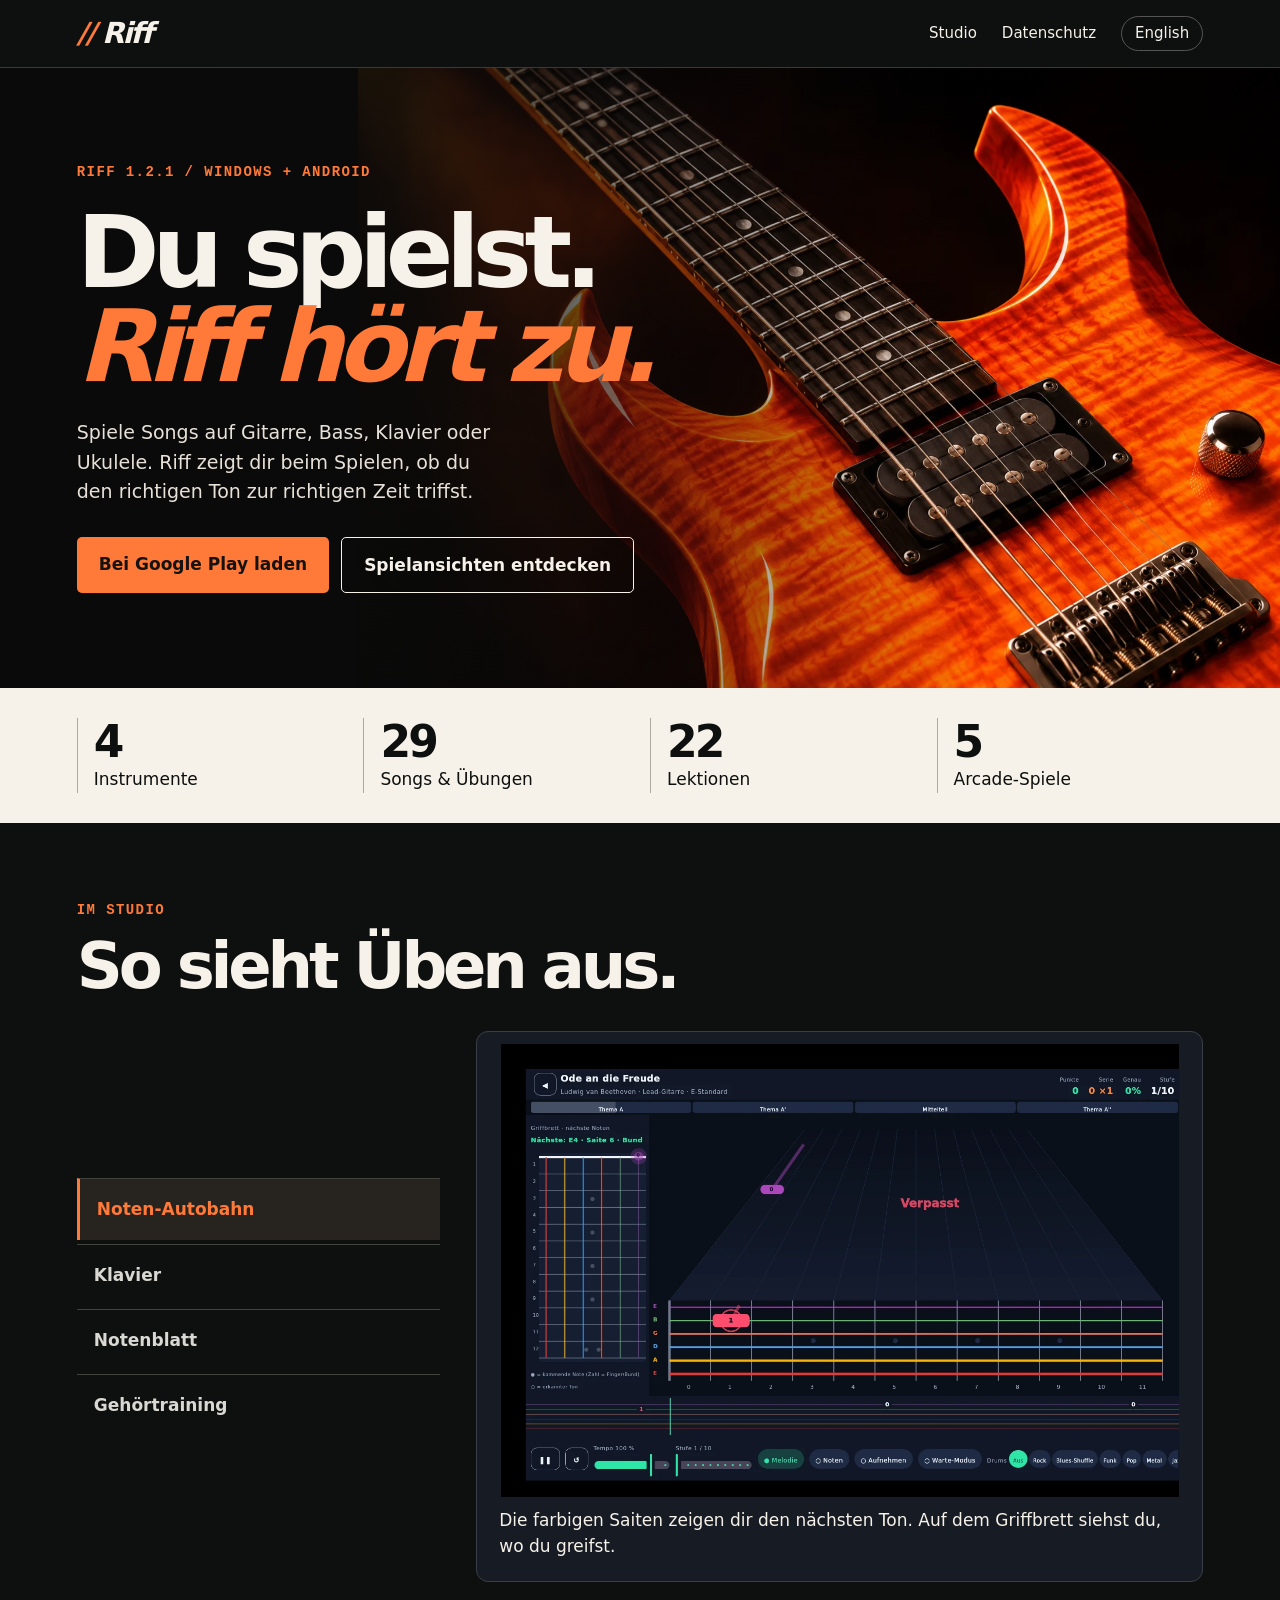
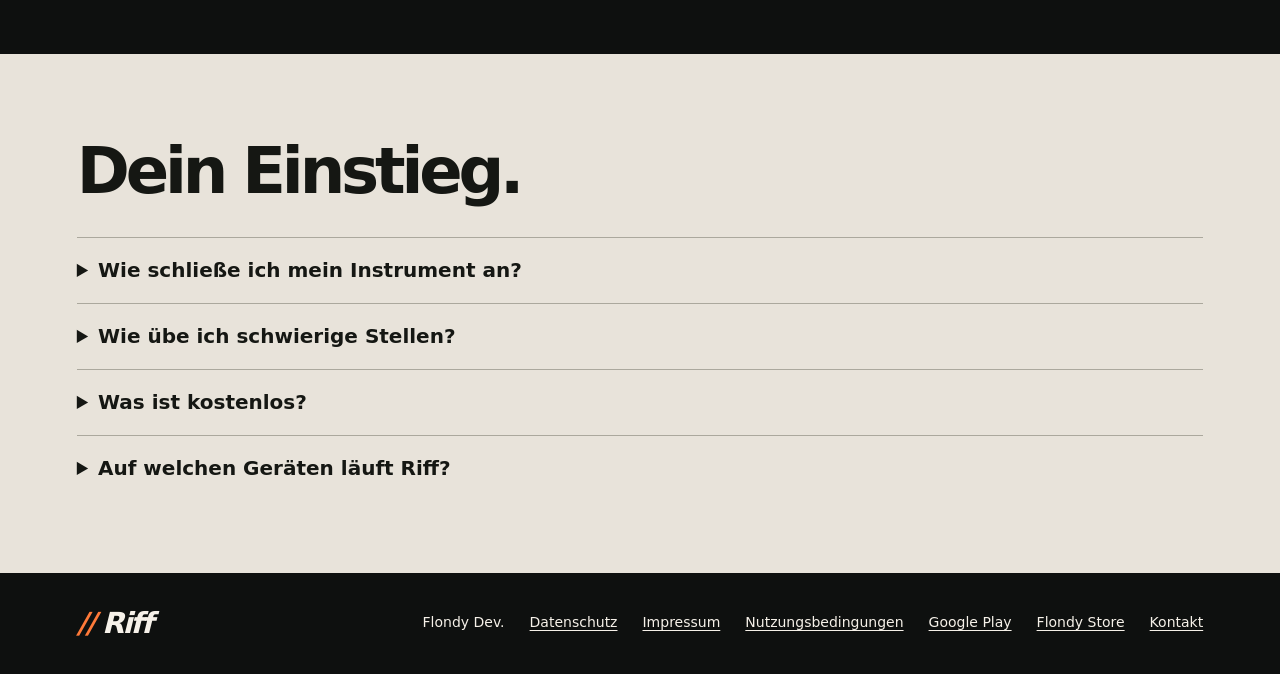
<file: index.html>
<!doctype html><html lang="de"><head><meta charset="utf-8"><meta name="viewport" content="width=device-width,initial-scale=1"><title>Musik lernen · Riff</title><link rel="icon" href="media/icon.webp"><link rel="stylesheet" href="main.css"></head><body><header><a class="brand" href="index.html"><b>//</b> Riff</a><nav><a class="extra" href="index.html#studio">Studio</a><a href="datenschutz.html">Datenschutz</a><a class="lang" href="en.html">English</a></nav></header><main><section class="hero"><div class="k">RIFF 1.2.1 / WINDOWS + ANDROID</div><h1>Du spielst.<br><em>Riff hört zu.</em></h1><p>Spiele Songs auf Gitarre, Bass, Klavier oder Ukulele. Riff zeigt dir beim Spielen, ob du den richtigen Ton zur richtigen Zeit triffst.</p><div class="ctas"><a class="cta" href="https://play.google.com/store/apps/details?id=dev.flondy.riff">Bei Google Play laden</a><a class="cta ghost" href="#studio">Spielansichten entdecken</a></div></section><section class="stats"><div><b>4</b>Instrumente</div><div><b>29</b>Songs & Übungen</div><div><b>22</b>Lektionen</div><div><b>5</b>Arcade-Spiele</div></section><section class="studio" id="studio"><span class="k">Im Studio</span><h2>So sieht Üben aus.</h2><div class="split"><div class="options"><button type="button" aria-pressed="true" data-src="media/highway.webp" data-caption="Die farbigen Saiten zeigen dir den nächsten Ton. Auf dem Griffbrett siehst du, wo du greifst.">Noten-Autobahn</button><button type="button" aria-pressed="false" data-src="media/piano.webp" data-caption="Fallende Balken zeigen, wann du anschlägst und wie lange du die Taste hältst.">Klavier</button><button type="button" aria-pressed="false" data-src="media/score.webp" data-caption="Übe das Notenlesen im Violin- oder Bassschlüssel. Notennamen lassen sich einblenden.">Notenblatt</button><button type="button" aria-pressed="false" data-src="media/ear.webp" data-caption="Höre einen Ton oder ein Intervall und spiele nach, was du hörst.">Gehörtraining</button></div><figure class="frame" aria-live="polite"><img src="media/highway.webp" alt="Noten-Autobahn"><figcaption>Die farbigen Saiten zeigen dir den nächsten Ton. Auf dem Griffbrett siehst du, wo du greifst.</figcaption></figure></div></section><section class="faq"><h2>Dein Einstieg.</h2><details><summary>Wie schließe ich mein Instrument an?</summary><p>Für Gitarre und Ukulele reicht das Gerätemikrofon. E-Gitarre und Bass lassen sich über ein USB-Audio-Interface anschließen. Ein Keyboard kann MIDI über USB oder Bluetooth senden.</p></details><details><summary>Wie übe ich schwierige Stellen?</summary><p>Mit Riff Repeater spielst du einen Abschnitt in Schleife bei 25 bis 125 % Tempo. Im Warte-Modus geht der Song erst weiter, wenn du den richtigen Ton triffst.</p></details><details><summary>Was ist kostenlos?</summary><p>Drei Songs, die ersten drei Lektionen jedes Kurses, ein Minispiel, Jam-Band, Stimmgerät, Metronom, Akkorde und Tonleitern. Der volle Umfang ist als Einmalkauf oder mit dem optionalen Riff-Plus-Abo vorgesehen.</p></details><details><summary>Auf welchen Geräten läuft Riff?</summary><p>Riff 1.2.1 gibt es für Android bei Google Play, die Windows-Version folgt. Handy und Tablet unterstützen Hoch- und Querformat. Die App-Ansichten auf dieser Seite stammen aus dem Desktop-Build.</p></details></section></main><script src="studio.js"></script><footer><a class="brand" href="index.html"><b>//</b> Riff</a><span>Flondy Dev.</span><a href="datenschutz.html">Datenschutz</a><a href="https://flondy.github.io/app-store/impressum.html">Impressum</a><a href="https://marcel-2025.github.io/nutzungsbedingungen.html">Nutzungsbedingungen</a><a href="https://play.google.com/store/apps/details?id=dev.flondy.riff">Google Play</a><a href="https://flondy.github.io/app-store/">Flondy Store</a><a href="mailto:flondy.dev@gmail.com">Kontakt</a></footer></body></html>
</file>
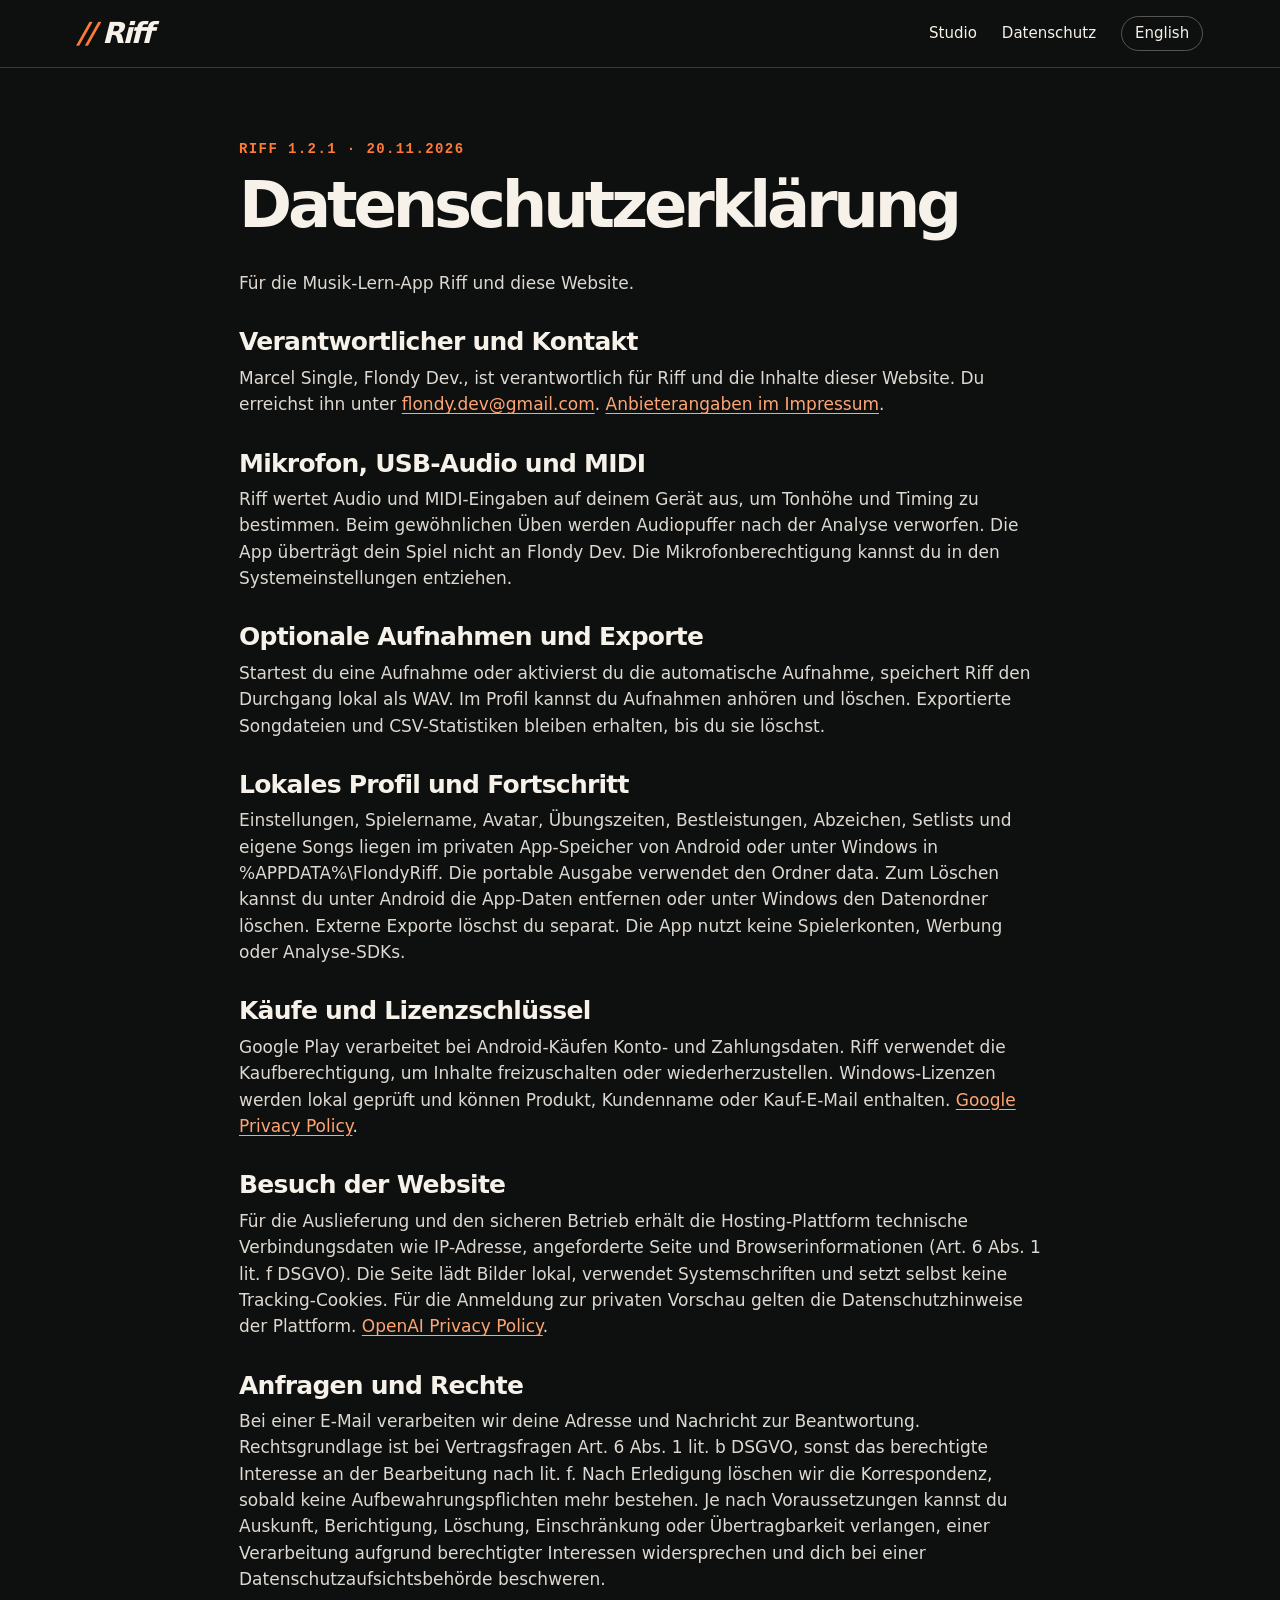
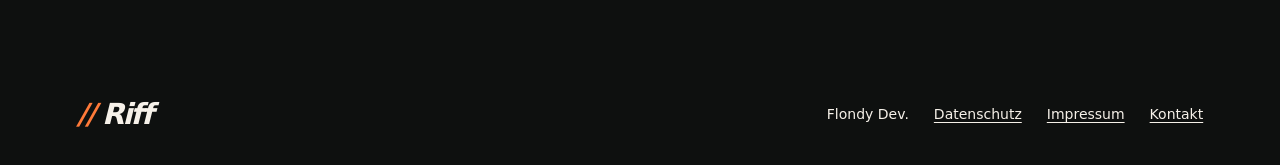
<file: datenschutz.html>
<!doctype html><html lang="de"><head><meta charset="utf-8"><meta name="viewport" content="width=device-width,initial-scale=1"><title>Datenschutzerklärung · Riff</title><link rel="icon" href="media/icon.webp"><link rel="stylesheet" href="main.css"></head><body><header><a class="brand" href="index.html"><b>//</b> Riff</a><nav><a class="extra" href="index.html#studio">Studio</a><a href="datenschutz.html">Datenschutz</a><a class="lang" href="privacy.html">English</a></nav></header><main class="policy"><div class="k">RIFF 1.2.1 · 20.11.2026</div><h1>Datenschutzerklärung</h1><p>Für die Musik-Lern-App Riff und diese Website.</p><h2>Verantwortlicher und Kontakt</h2><p>Marcel Single, Flondy Dev., ist verantwortlich für Riff und die Inhalte dieser Website. Du erreichst ihn unter <a href="mailto:flondy.dev@gmail.com">flondy.dev@gmail.com</a>. <a href="https://flondy.github.io/app-store/impressum.html">Anbieterangaben im Impressum</a>.</p><h2>Mikrofon, USB-Audio und MIDI</h2><p>Riff wertet Audio und MIDI-Eingaben auf deinem Gerät aus, um Tonhöhe und Timing zu bestimmen. Beim gewöhnlichen Üben werden Audiopuffer nach der Analyse verworfen. Die App überträgt dein Spiel nicht an Flondy Dev. Die Mikrofonberechtigung kannst du in den Systemeinstellungen entziehen.</p><h2>Optionale Aufnahmen und Exporte</h2><p>Startest du eine Aufnahme oder aktivierst du die automatische Aufnahme, speichert Riff den Durchgang lokal als WAV. Im Profil kannst du Aufnahmen anhören und löschen. Exportierte Songdateien und CSV-Statistiken bleiben erhalten, bis du sie löschst.</p><h2>Lokales Profil und Fortschritt</h2><p>Einstellungen, Spielername, Avatar, Übungszeiten, Bestleistungen, Abzeichen, Setlists und eigene Songs liegen im privaten App-Speicher von Android oder unter Windows in %APPDATA%\FlondyRiff. Die portable Ausgabe verwendet den Ordner data. Zum Löschen kannst du unter Android die App-Daten entfernen oder unter Windows den Datenordner löschen. Externe Exporte löschst du separat. Die App nutzt keine Spielerkonten, Werbung oder Analyse-SDKs.</p><h2>Käufe und Lizenzschlüssel</h2><p>Google Play verarbeitet bei Android-Käufen Konto- und Zahlungsdaten. Riff verwendet die Kaufberechtigung, um Inhalte freizuschalten oder wiederherzustellen. Windows-Lizenzen werden lokal geprüft und können Produkt, Kundenname oder Kauf-E-Mail enthalten. <a href="https://policies.google.com/privacy">Google Privacy Policy</a>.</p><h2>Besuch der Website</h2><p>Für die Auslieferung und den sicheren Betrieb erhält die Hosting-Plattform technische Verbindungsdaten wie IP-Adresse, angeforderte Seite und Browserinformationen (Art. 6 Abs. 1 lit. f DSGVO). Die Seite lädt Bilder lokal, verwendet Systemschriften und setzt selbst keine Tracking-Cookies. Für die Anmeldung zur privaten Vorschau gelten die Datenschutzhinweise der Plattform. <a href="https://openai.com/policies/privacy-policy/">OpenAI Privacy Policy</a>.</p><h2>Anfragen und Rechte</h2><p>Bei einer E-Mail verarbeiten wir deine Adresse und Nachricht zur Beantwortung. Rechtsgrundlage ist bei Vertragsfragen Art. 6 Abs. 1 lit. b DSGVO, sonst das berechtigte Interesse an der Bearbeitung nach lit. f. Nach Erledigung löschen wir die Korrespondenz, sobald keine Aufbewahrungspflichten mehr bestehen. Je nach Voraussetzungen kannst du Auskunft, Berichtigung, Löschung, Einschränkung oder Übertragbarkeit verlangen, einer Verarbeitung aufgrund berechtigter Interessen widersprechen und dich bei einer Datenschutzaufsichtsbehörde beschweren.</p></main><footer><a class="brand" href="index.html"><b>//</b> Riff</a><span>Flondy Dev.</span><a href="datenschutz.html">Datenschutz</a><a href="https://flondy.github.io/app-store/impressum.html">Impressum</a><a href="mailto:flondy.dev@gmail.com">Kontakt</a></footer></body></html>
</file>
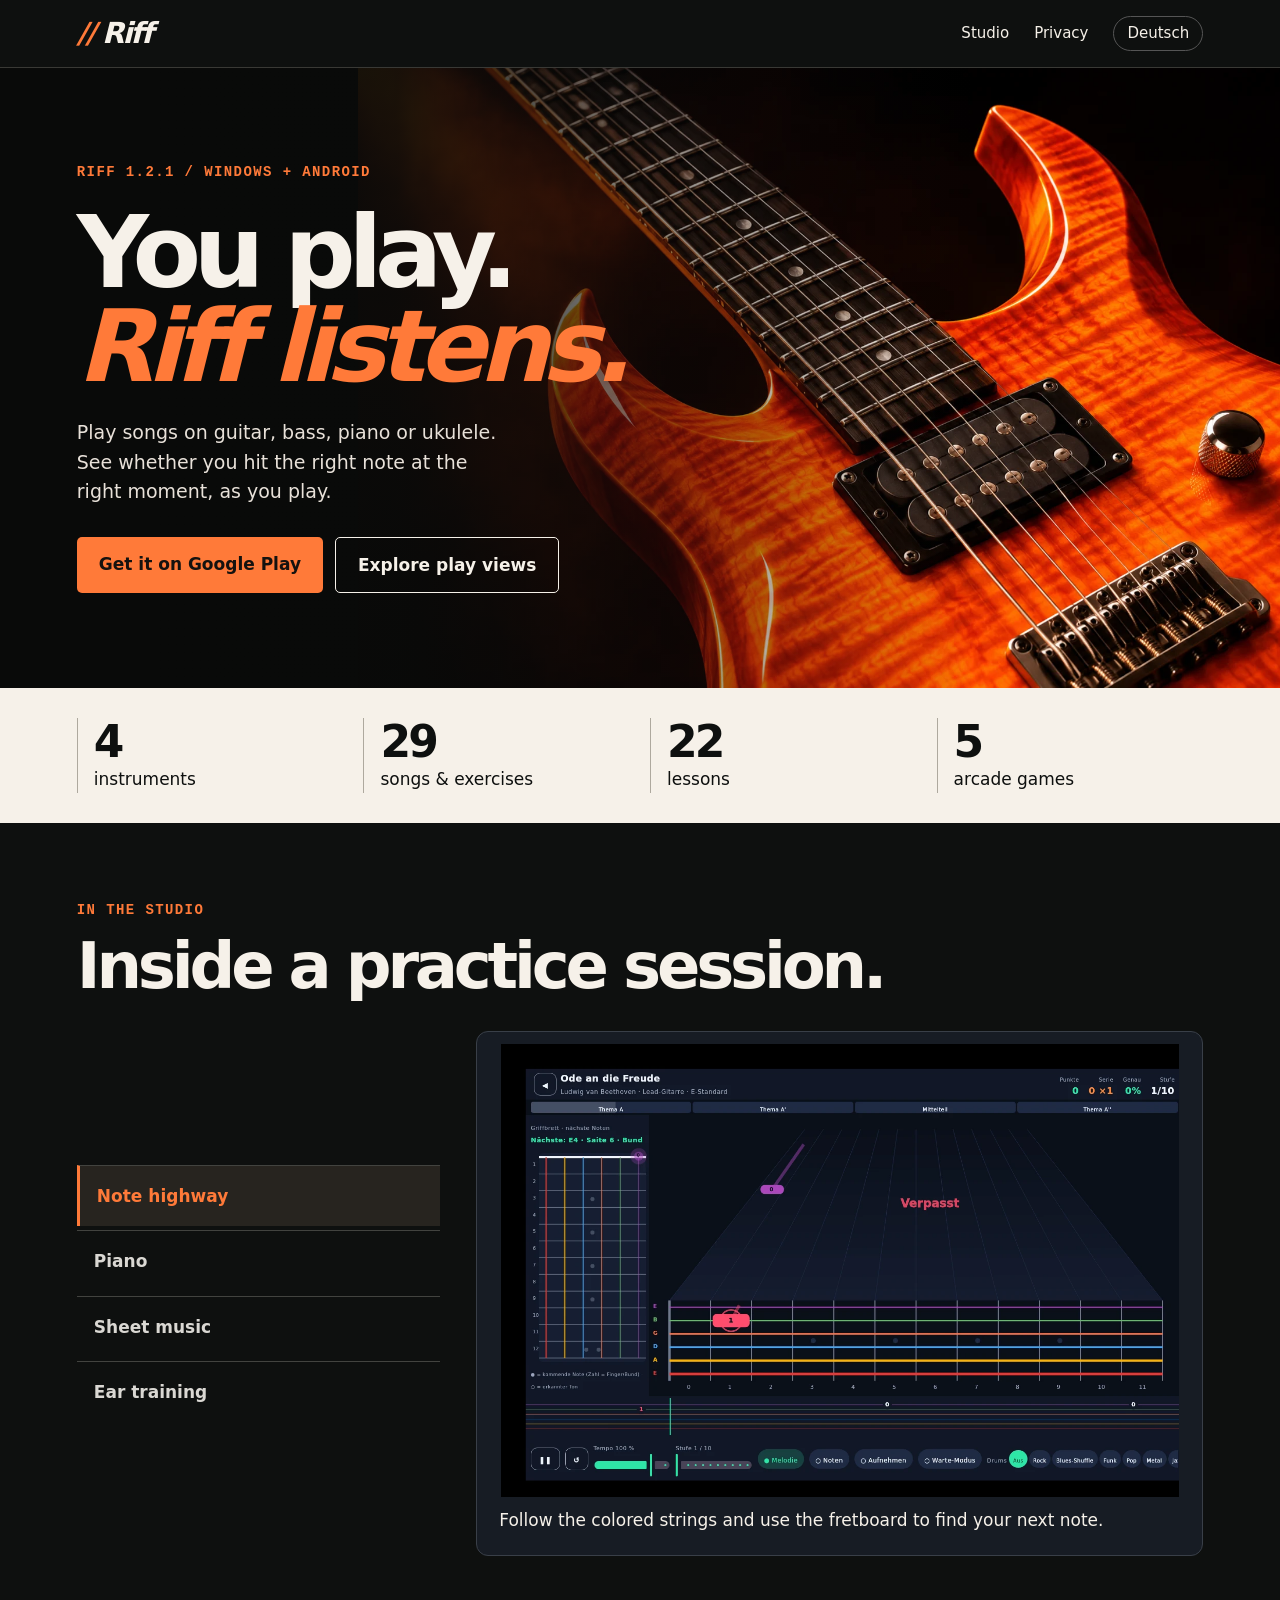
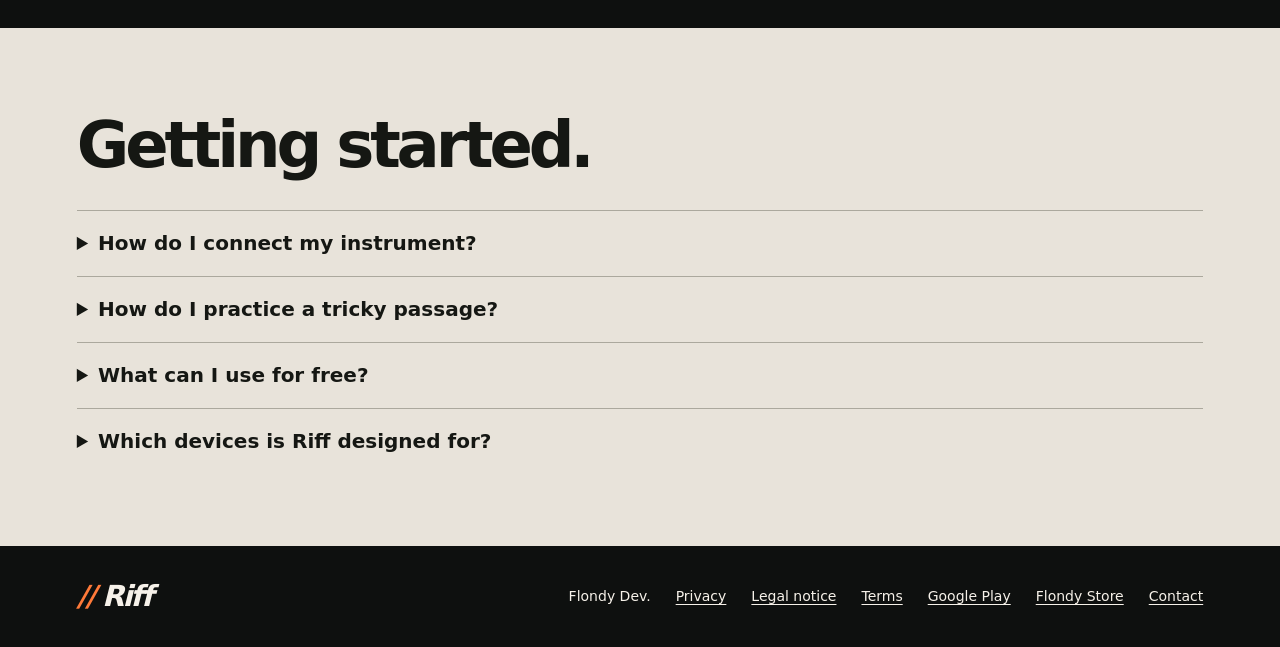
<file: en.html>
<!doctype html><html lang="en"><head><meta charset="utf-8"><meta name="viewport" content="width=device-width,initial-scale=1"><title>Learn music · Riff</title><link rel="icon" href="media/icon.webp"><link rel="stylesheet" href="main.css"></head><body><header><a class="brand" href="en.html"><b>//</b> Riff</a><nav><a class="extra" href="en.html#studio">Studio</a><a href="privacy.html">Privacy</a><a class="lang" href="index.html">Deutsch</a></nav></header><main><section class="hero"><div class="k">RIFF 1.2.1 / WINDOWS + ANDROID</div><h1>You play.<br><em>Riff listens.</em></h1><p>Play songs on guitar, bass, piano or ukulele. See whether you hit the right note at the right moment, as you play.</p><div class="ctas"><a class="cta" href="https://play.google.com/store/apps/details?id=dev.flondy.riff&hl=en">Get it on Google Play</a><a class="cta ghost" href="#studio">Explore play views</a></div></section><section class="stats"><div><b>4</b>instruments</div><div><b>29</b>songs & exercises</div><div><b>22</b>lessons</div><div><b>5</b>arcade games</div></section><section class="studio" id="studio"><span class="k">In the studio</span><h2>Inside a practice session.</h2><div class="split"><div class="options"><button type="button" aria-pressed="true" data-src="media/highway.webp" data-caption="Follow the colored strings and use the fretboard to find your next note.">Note highway</button><button type="button" aria-pressed="false" data-src="media/piano.webp" data-caption="Falling bars show when to press each key and how long to hold it.">Piano</button><button type="button" aria-pressed="false" data-src="media/score.webp" data-caption="Read treble or bass clef and turn on note names whenever you need them.">Sheet music</button><button type="button" aria-pressed="false" data-src="media/ear.webp" data-caption="Listen to a note or interval and play it back on your instrument.">Ear training</button></div><figure class="frame" aria-live="polite"><img src="media/highway.webp" alt="Note highway"><figcaption>Follow the colored strings and use the fretboard to find your next note.</figcaption></figure></div></section><section class="faq"><h2>Getting started.</h2><details><summary>How do I connect my instrument?</summary><p>Use your microphone for acoustic guitar or ukulele, a USB audio interface for electric guitar or bass, or USB or Bluetooth MIDI for a keyboard.</p></details><details><summary>How do I practice a tricky passage?</summary><p>Loop a section at 25–125% speed with Riff Repeater. In Wait Mode, the song pauses until you play the right note.</p></details><details><summary>What can I use for free?</summary><p>Three songs, the first three lessons of each course, one minigame, Jam Band, tuner, metronome, chords and scales. Full access is designed as a one-time purchase or an optional Riff Plus subscription.</p></details><details><summary>Which devices is Riff designed for?</summary><p>Riff 1.2.1 is available for Android on Google Play, the Windows version follows, with portrait and landscape layouts for phones and tablets. The app views shown here were captured from the desktop build.</p></details></section></main><script src="studio.js"></script><footer><a class="brand" href="en.html"><b>//</b> Riff</a><span>Flondy Dev.</span><a href="privacy.html">Privacy</a><a href="https://flondy.github.io/app-store/impressum.html">Legal notice</a><a href="https://marcel-2025.github.io/terms.html">Terms</a><a href="https://play.google.com/store/apps/details?id=dev.flondy.riff&hl=en">Google Play</a><a href="https://flondy.github.io/app-store/">Flondy Store</a><a href="mailto:flondy.dev@gmail.com">Contact</a></footer></body></html>
</file>
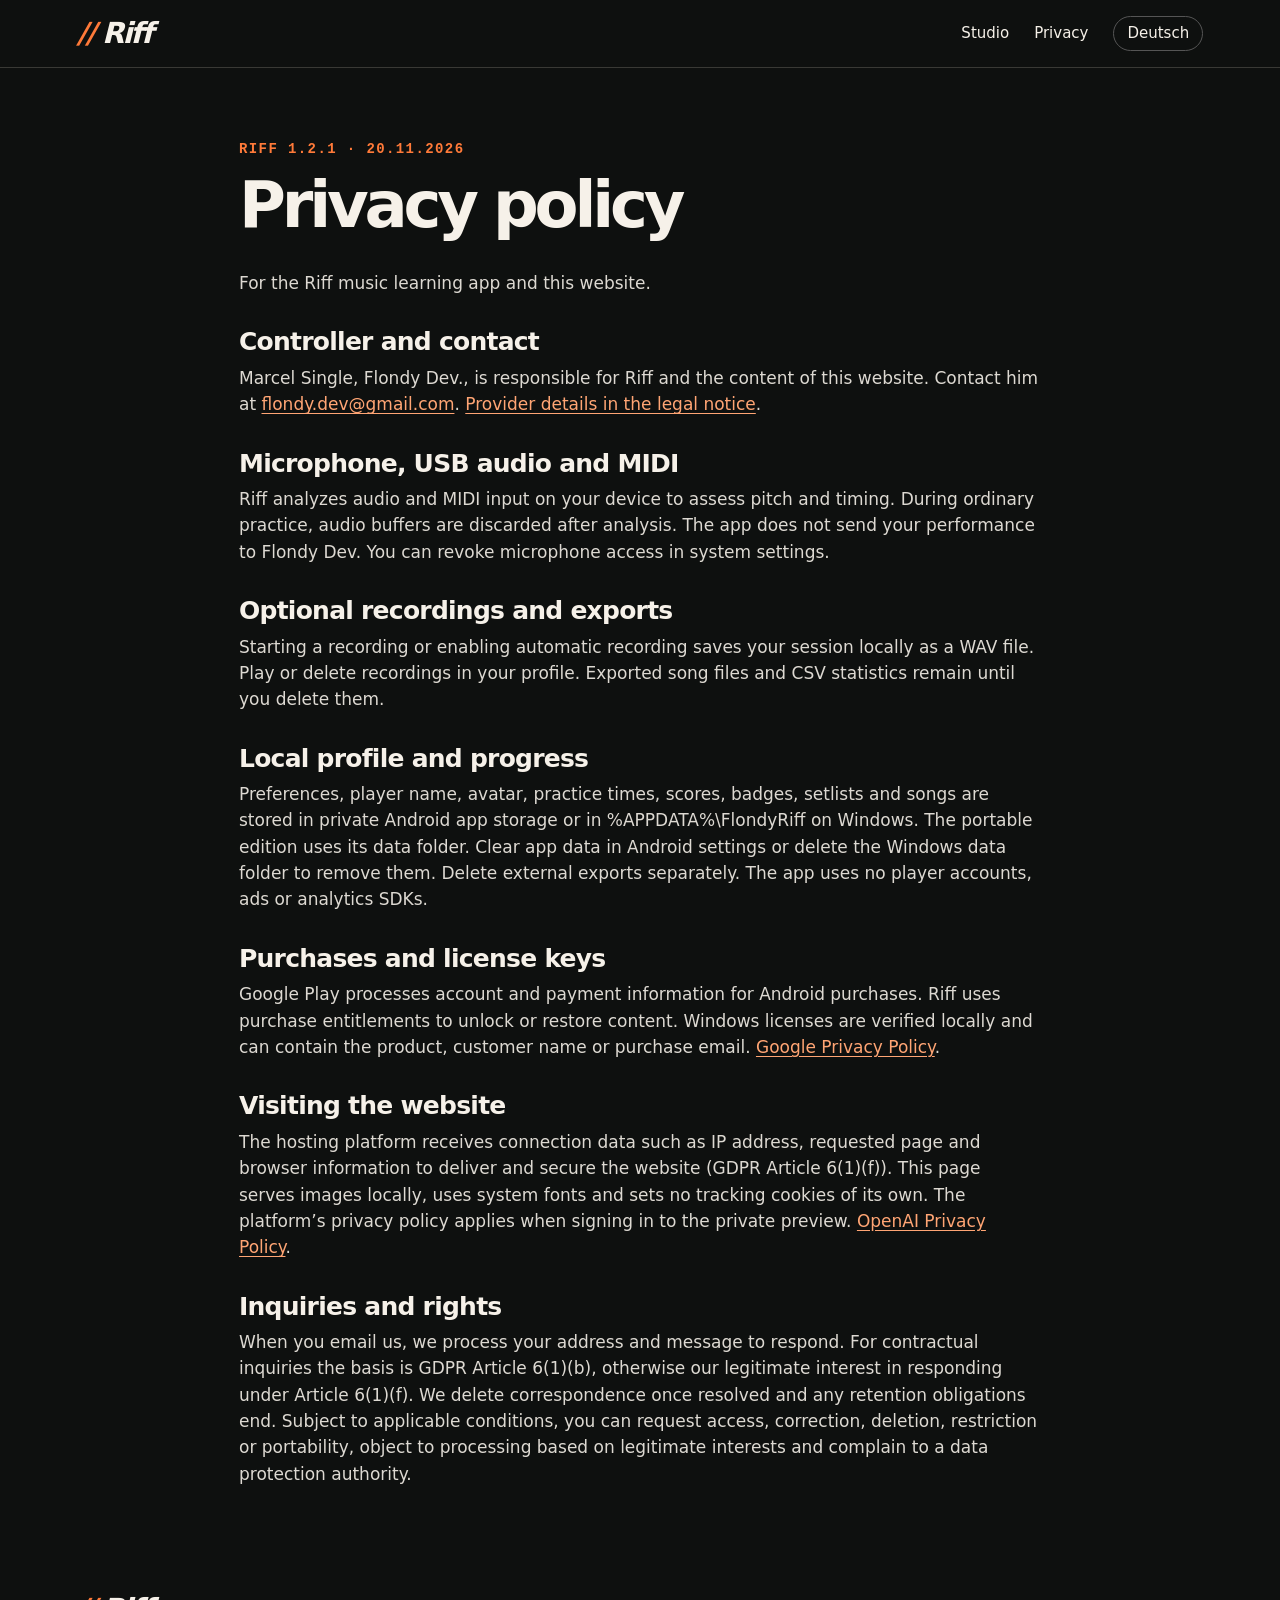
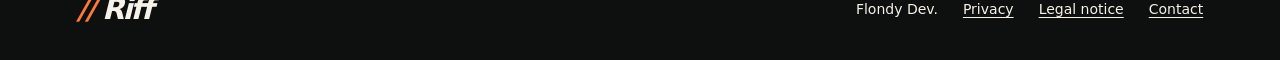
<file: privacy.html>
<!doctype html><html lang="en"><head><meta charset="utf-8"><meta name="viewport" content="width=device-width,initial-scale=1"><title>Privacy policy · Riff</title><link rel="icon" href="media/icon.webp"><link rel="stylesheet" href="main.css"></head><body><header><a class="brand" href="en.html"><b>//</b> Riff</a><nav><a class="extra" href="en.html#studio">Studio</a><a href="privacy.html">Privacy</a><a class="lang" href="datenschutz.html">Deutsch</a></nav></header><main class="policy"><div class="k">RIFF 1.2.1 · 20.11.2026</div><h1>Privacy policy</h1><p>For the Riff music learning app and this website.</p><h2>Controller and contact</h2><p>Marcel Single, Flondy Dev., is responsible for Riff and the content of this website. Contact him at <a href="mailto:flondy.dev@gmail.com">flondy.dev@gmail.com</a>. <a href="https://flondy.github.io/app-store/impressum.html">Provider details in the legal notice</a>.</p><h2>Microphone, USB audio and MIDI</h2><p>Riff analyzes audio and MIDI input on your device to assess pitch and timing. During ordinary practice, audio buffers are discarded after analysis. The app does not send your performance to Flondy Dev. You can revoke microphone access in system settings.</p><h2>Optional recordings and exports</h2><p>Starting a recording or enabling automatic recording saves your session locally as a WAV file. Play or delete recordings in your profile. Exported song files and CSV statistics remain until you delete them.</p><h2>Local profile and progress</h2><p>Preferences, player name, avatar, practice times, scores, badges, setlists and songs are stored in private Android app storage or in %APPDATA%\FlondyRiff on Windows. The portable edition uses its data folder. Clear app data in Android settings or delete the Windows data folder to remove them. Delete external exports separately. The app uses no player accounts, ads or analytics SDKs.</p><h2>Purchases and license keys</h2><p>Google Play processes account and payment information for Android purchases. Riff uses purchase entitlements to unlock or restore content. Windows licenses are verified locally and can contain the product, customer name or purchase email. <a href="https://policies.google.com/privacy">Google Privacy Policy</a>.</p><h2>Visiting the website</h2><p>The hosting platform receives connection data such as IP address, requested page and browser information to deliver and secure the website (GDPR Article 6(1)(f)). This page serves images locally, uses system fonts and sets no tracking cookies of its own. The platform’s privacy policy applies when signing in to the private preview. <a href="https://openai.com/policies/privacy-policy/">OpenAI Privacy Policy</a>.</p><h2>Inquiries and rights</h2><p>When you email us, we process your address and message to respond. For contractual inquiries the basis is GDPR Article 6(1)(b), otherwise our legitimate interest in responding under Article 6(1)(f). We delete correspondence once resolved and any retention obligations end. Subject to applicable conditions, you can request access, correction, deletion, restriction or portability, object to processing based on legitimate interests and complain to a data protection authority.</p></main><footer><a class="brand" href="en.html"><b>//</b> Riff</a><span>Flondy Dev.</span><a href="privacy.html">Privacy</a><a href="https://flondy.github.io/app-store/impressum.html">Legal notice</a><a href="mailto:flondy.dev@gmail.com">Contact</a></footer></body></html>
</file>
<file: main.css>
:root{--ink:#0e100f;--off:#f6f1e9;--accent:#ff7a39}*{box-sizing:border-box}body{margin:0;background:var(--ink);color:var(--off);font:17px/1.55 system-ui,sans-serif}header,footer,section{padding-inline:max(6vw,calc((100vw - 1280px)/2))}header,footer,nav{display:flex;align-items:center;gap:25px}header{min-height:68px;border-bottom:1px solid #393935}nav{margin-left:auto;font-size:15px}a{color:inherit;text-underline-offset:.2em}nav a,.brand,.cta{text-decoration:none}.brand{font-size:29px;font-style:italic;font-weight:900;letter-spacing:-2px}.brand b{color:var(--accent)}.lang{border:1px solid #555;border-radius:30px;padding:5px 13px}.hero{min-height:620px;display:grid;align-content:center;isolation:isolate;position:relative;background:#080908}.hero:before,.hero:after{position:absolute;content:'';inset:0;z-index:-1}.hero:before{left:28%;background:url(media/guitar.webp) center/cover}.hero:after{background:linear-gradient(90deg,#090a09 10%,#090a09ed 31%,#090a0970 53%,transparent 76%)}.k{font:700 14px/1.4 monospace;color:var(--accent);letter-spacing:.1em;text-transform:uppercase}h1,h2,p,figure{margin:0}.hero h1{font-size:clamp(60px,7.8vw,120px);letter-spacing:-.075em;line-height:.95;margin:23px 0}.hero em{color:var(--accent)}.hero p{max-width:435px;color:#e8e1d9;font-size:19px}.cta{display:inline-block;margin:30px 0 0;background:var(--accent);color:#15120f;font-weight:750;border-radius:5px;padding:14px 22px;width:fit-content}.stats{background:var(--off);color:var(--ink);display:grid;grid-template-columns:repeat(4,1fr);padding-block:30px;gap:20px}.stats div{border-left:1px solid #aea99e;padding-left:16px}.stats b{display:block;font-size:44px;letter-spacing:-.065em;line-height:1.1}.studio,.faq,.policy{padding-block:72px}h2,.policy h1{font-size:clamp(34px,5vw,72px);letter-spacing:-.065em;line-height:1.1;margin:10px 0 30px}.split{display:grid;grid-template-columns:1fr 2fr;gap:36px;align-items:center}.options{display:grid;gap:4px}button{font:inherit;font-weight:bold;text-align:left;background:none;color:#dad8d3;border:0;border-top:1px solid #42433f;padding:17px;cursor:pointer}button[aria-pressed=true]{border-left:3px solid var(--accent);color:var(--accent);background:#27241f}.frame{background:#171c24;border:1px solid #393f48;padding:12px;border-radius:12px}img{display:block;width:100%;aspect-ratio:1.55;object-fit:contain}figcaption{padding:10px}.faq{background:#e8e3da;color:#151713}.faq details{border-top:1px solid #aba89d;padding:17px 0}.faq summary{font-size:20px;font-weight:bold;cursor:pointer}.faq p{padding-top:10px;max-width:780px}.policy{max-width:850px;padding-inline:24px;margin:auto}.policy h2{font-size:25px;letter-spacing:-.03em;margin:32px 0 9px}.policy h1{overflow-wrap:anywhere}.policy p{color:#ddd9d2}.policy a{color:#ffa574}footer{padding-block:28px;flex-wrap:wrap;font-size:14px}footer .brand{margin-right:auto}a:focus-visible,button:focus-visible,summary:focus-visible{outline:3px solid #73cbff;outline-offset:3px}@media(max-width:700px){nav{gap:12px}.hero{min-height:590px;align-content:end;padding-bottom:38px}.hero:before{left:0;background-position:60% center}.hero:after{background:linear-gradient(0deg,#080908 4%,#080908ed 30%,#08090865 68%,transparent)}.hero p{font-size:16px}.stats{grid-template-columns:1fr 1fr}.split{grid-template-columns:1fr;gap:18px}.options{grid-template-columns:1fr 1fr}.options button{font-size:15px}.studio,.faq,.policy{padding-block:45px}.frame{padding:5px}.extra{display:none}}
.ctas{display:flex;flex-wrap:wrap;gap:12px;margin-top:30px}.ctas .cta{margin:0}.cta.ghost{background:transparent;color:inherit;border:1px solid currentColor}
</file>
